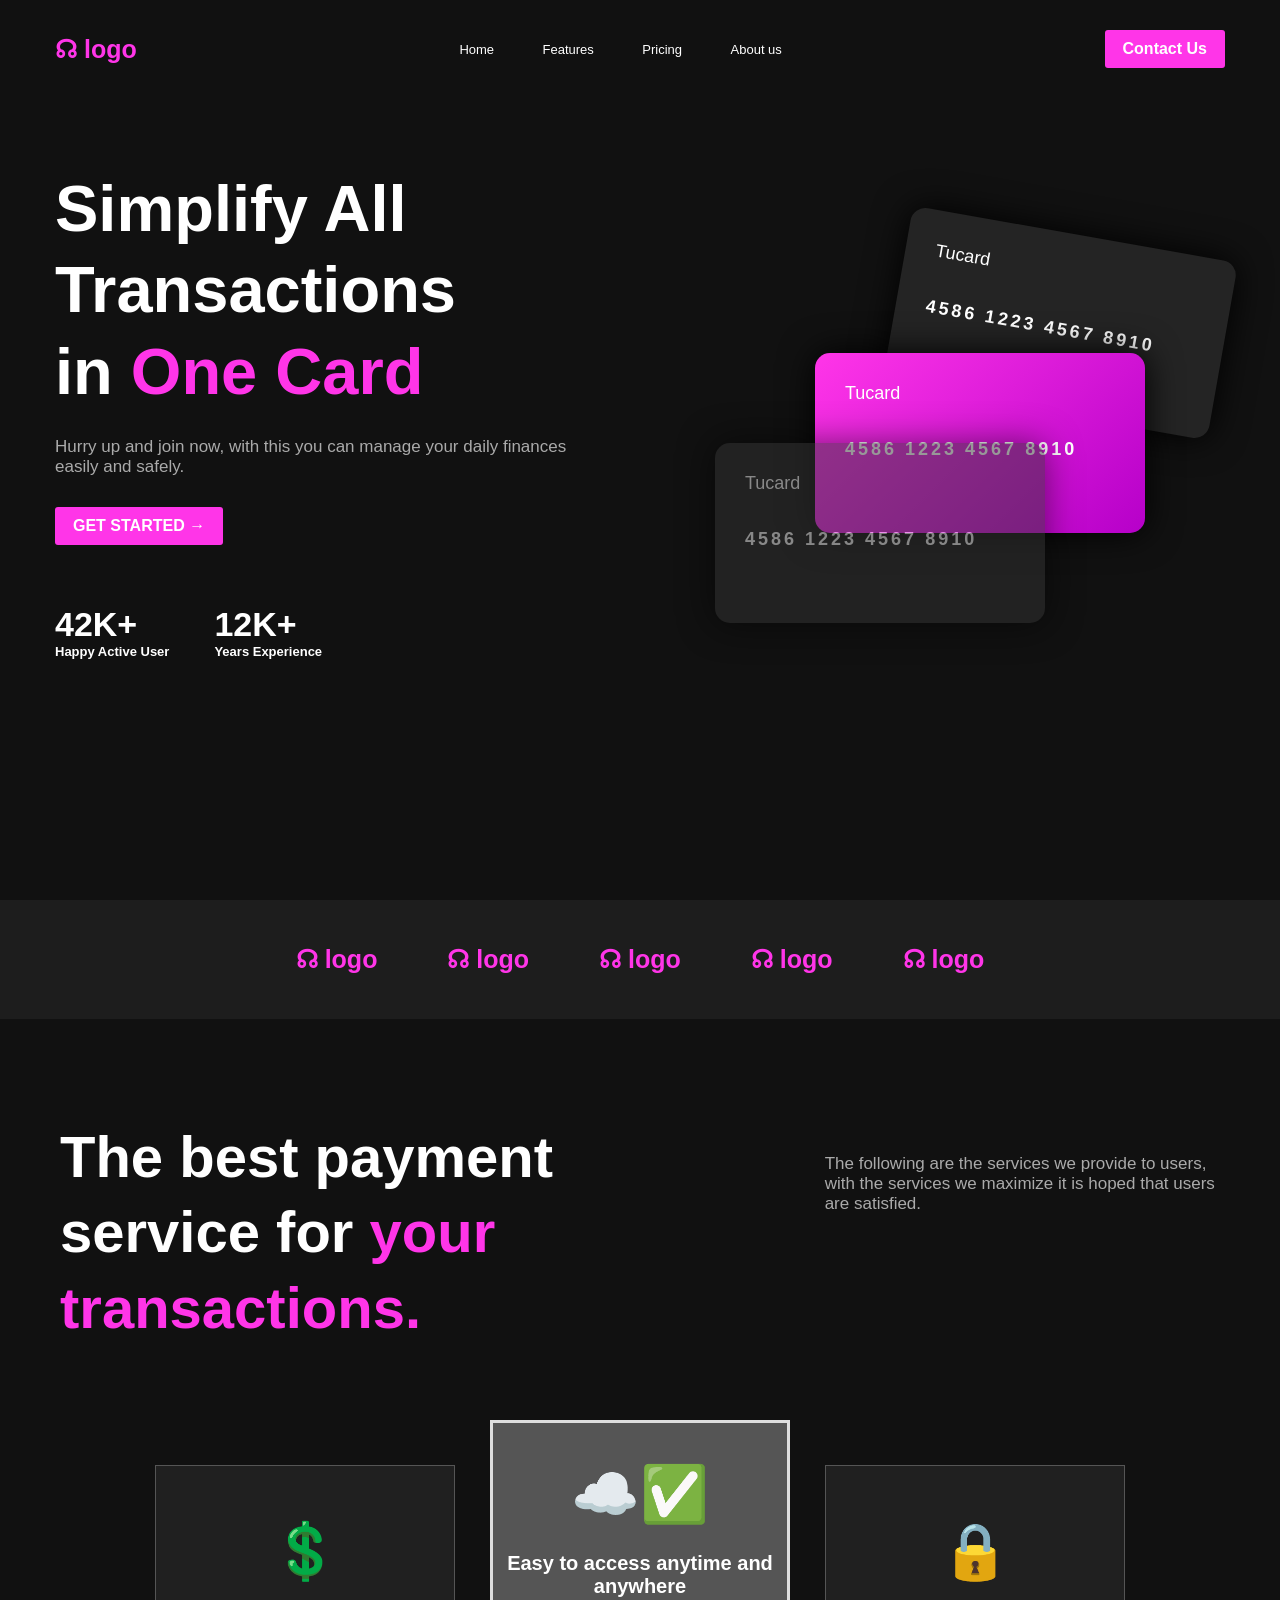
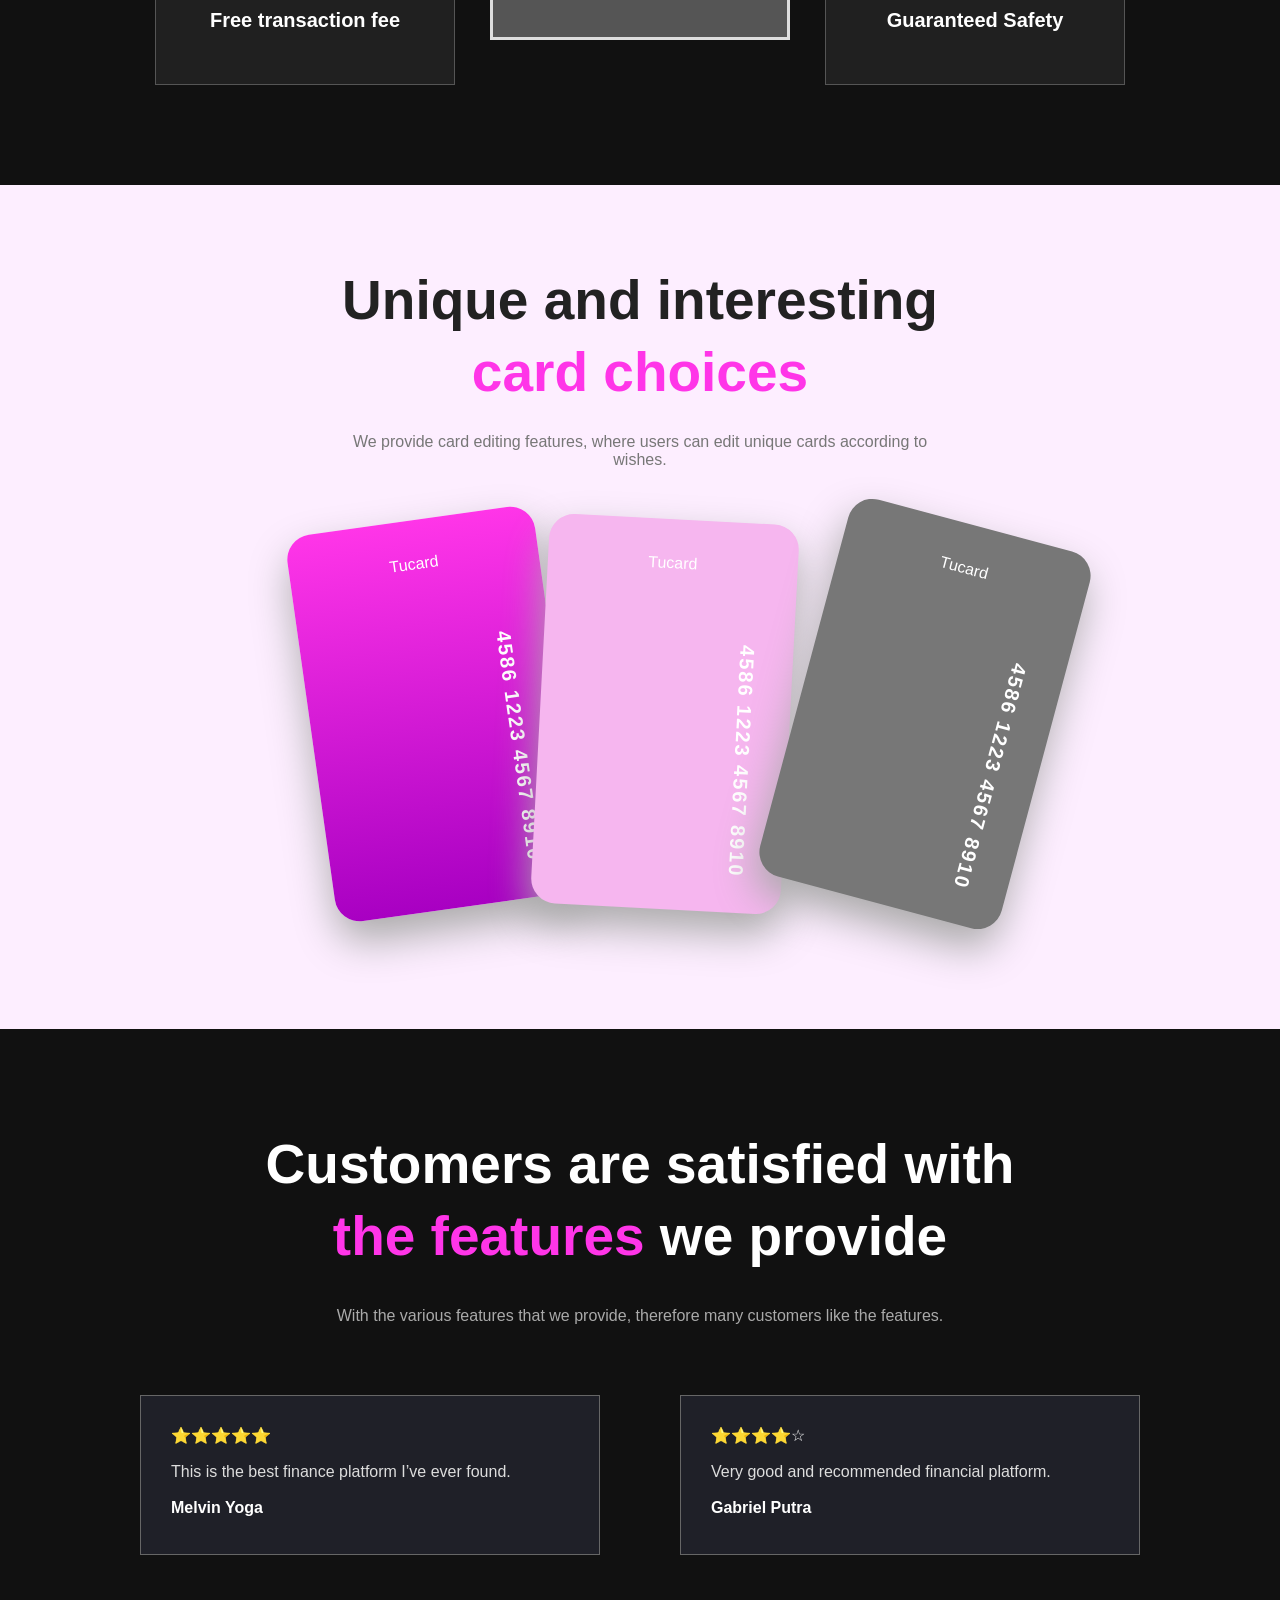
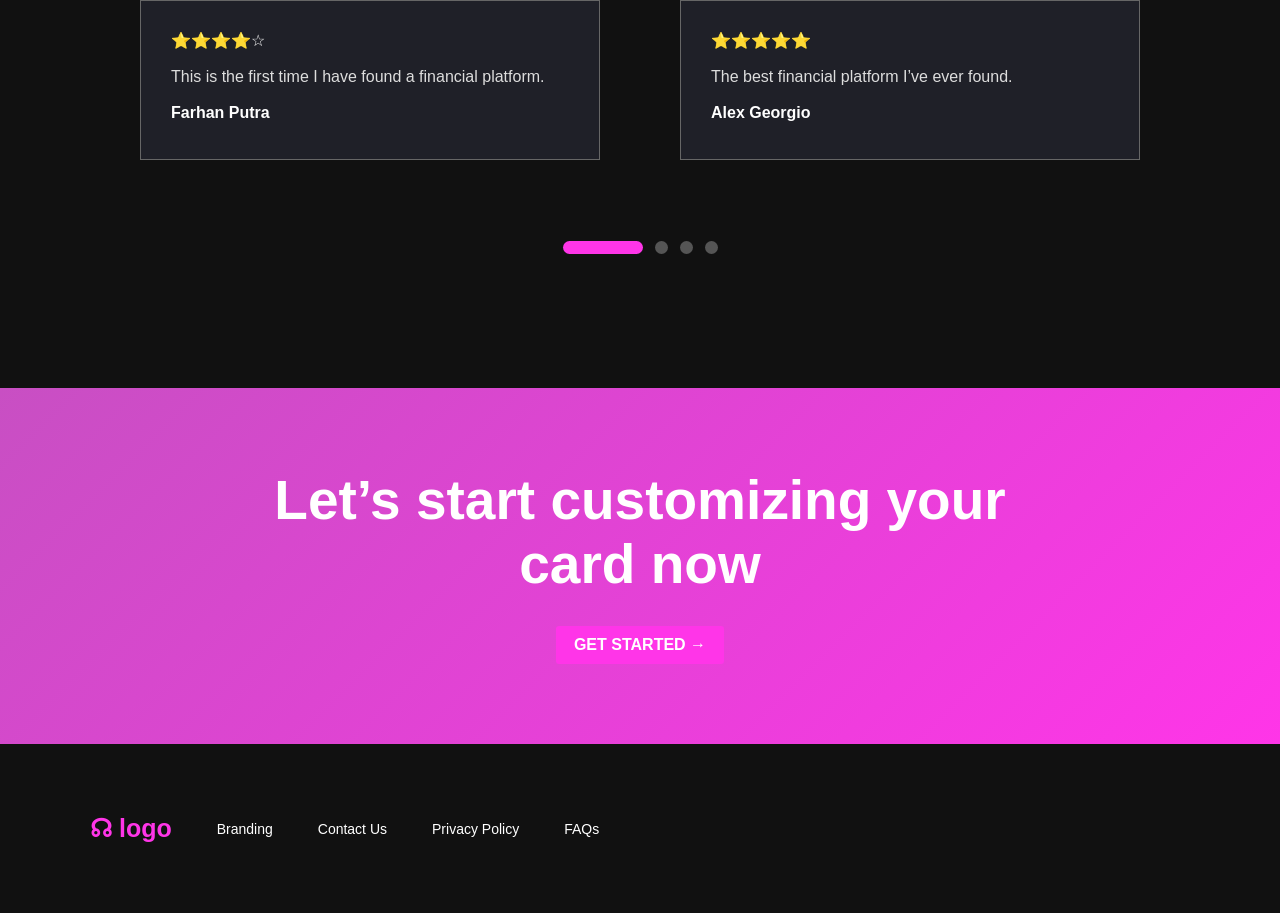
<file: 1s/html/index.html>
<!DOCTYPE html>
<html lang="en">
<head>
  <meta charset="UTF-8">
  <meta name="viewport" content="width=device-width, initial-scale=1.0">
  <title>One Card Website</title>
  <link rel="stylesheet" href="../css/style.css">
</head>
<body>

<header class="hero">
  <nav>
    <a href="loge.html" class="logo">☊ logo</a>
    <div>
      <a href="home.html">Home</a>
      <a href="features.html">Features</a>
      <a href="pricing.html">Pricing</a>
      <a href="about.html">About us</a>
    </div>
    <a href="#contact" class="btn">Contact Us</a>
  </nav>

  <section id="home" class="hero-content">
    <div>
      <h1>Simplify All Transactions <br>in <span>One Card</span></h1>
      <p>Hurry up and join now, with this you can manage your daily finances easily and safely.</p>
      <a href="#cards" class="btn big">GET STARTED →</a>

      <div class="stats">
        <h2>42K+ <small>Happy Active User</small></h2>
        <h2>12K+ <small>Years Experience</small></h2>
      </div>
    </div>

    <div class="card-box">
      <div class="card black">Tucard<br><b>4586 1223 4567 8910</b></div>
      <div class="card pink">Tucard<br><b>4586 1223 4567 8910</b></div>
      <div class="card dark">Tucard<br><b>4586 1223 4567 8910</b></div>
    </div>
  </section>
</header>

<section class="logos">
  <a href="loge.html">☊ logo</a>
  <a href="loge.html">☊ logo</a>
  <a href="loge.html">☊ logo</a>
  <a href="loge.html">☊ logo</a>
  <a href="loge.html">☊ logo</a>
  </section>

<section id="features" class="services">
  <div class="title-row">
    <h2>The best payment <br>service for <span>your transactions.</span></h2>
    <p>The following are the services we provide to users, with the services we maximize it is hoped that users are satisfied.</p>
  </div>

  <div class="service-cards">
    <a href="#" class="service-card">💲<h3>Free transaction fee</h3></a>
    <a href="#" class="service-card active">☁️✅<h3>Easy to access anytime and anywhere</h3></a>
    <a href="#" class="service-card">🔒<h3>Guaranteed Safety</h3></a>
  </div>
</section>

<section id="cards" class="choices">
  <h2>Unique and interesting <br><span>card choices</span></h2>
  <p>We provide card editing features, where users can edit unique cards according to wishes.</p>

  <div class="choice-cards">
    <a href="#" class="plastic pink-card">Tucard<br><b>4586 1223 4567 8910</b></a>
    <a href="#" class="plastic light-card">Tucard<br><b>4586 1223 4567 8910</b></a>
    <a href="#" class="plastic gray-card">Tucard<br><b>4586 1223 4567 8910</b></a>
  </div>
</section>

<section id="about" class="reviews">
  <h2>Customers are satisfied with <br><span>the features</span> we provide</h2>
  <p>With the various features that we provide, therefore many customers like the features.</p>

  <div class="review-grid">
    <a href="#" class="review">⭐⭐⭐⭐⭐<p>This is the best finance platform I’ve ever found.</p><b>Melvin Yoga</b></a>
    <a href="#" class="review">⭐⭐⭐⭐☆<p>Very good and recommended financial platform.</p><b>Gabriel Putra</b></a>
    <a href="#" class="review">⭐⭐⭐⭐☆<p>This is the first time I have found a financial platform.</p><b>Farhan Putra</b></a>
    <a href="#" class="review">⭐⭐⭐⭐⭐<p>The best financial platform I’ve ever found.</p><b>Alex Georgio</b></a>
  </div>

  <div class="dots"><span></span><i></i><i></i><i></i></div>
</section>

<section class="cta" id="pricing">
  <h2>Let’s start customizing your <br>card now</h2>
  <a href="started.html" class="btn big">GET STARTED →</a>
</section>

<footer id="contact">
  <a href="#" class="logo">☊ logo</a>
  <a href="#">Branding</a>
  <a href="#">Contact Us</a>
  <a href="#">Privacy Policy</a>
  <a href="#">FAQs</a>
</footer>

</body>
</html>
</file>
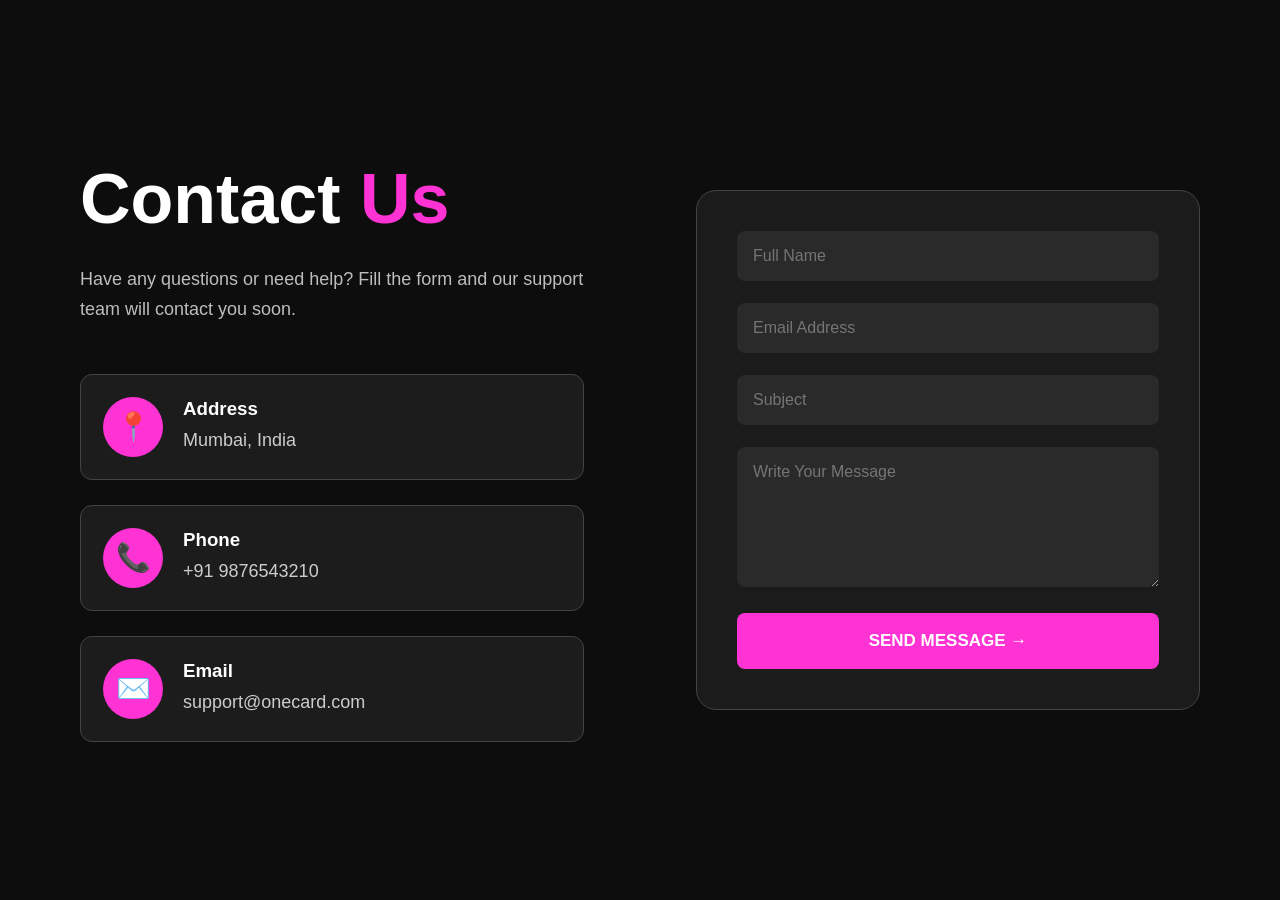
<file: 1s/html/contact.html>
<!DOCTYPE html>
<html lang="en">
<head>
    <meta charset="UTF-8">
    <meta name="viewport" content="width=device-width, initial-scale=1.0">
    <title>Contact Us</title>

    <link rel="stylesheet" href="../css/contact.css">
</head>
<body>

<section class="contact-section">

    <!-- LEFT SIDE -->

    <div class="contact-left">

        <h1>
            Contact <span>Us</span>
        </h1>

        <p>
            Have any questions or need help?
            Fill the form and our support team
            will contact you soon.
        </p>

        <!-- CONTACT BOX -->

        <div class="info-box">

            <div class="info-card">
                <div class="icon">📍</div>

                <div>
                    <h3>Address</h3>
                    <p>Mumbai, India</p>
                </div>
            </div>

            <div class="info-card">
                <div class="icon">📞</div>

                <div>
                    <h3>Phone</h3>
                    <p>+91 9876543210</p>
                </div>
            </div>

            <div class="info-card">
                <div class="icon">✉️</div>

                <div>
                    <h3>Email</h3>
                    <p>support@onecard.com</p>
                </div>
            </div>

        </div>

    </div>

    <!-- RIGHT SIDE -->

    <div class="contact-right">

        <form>

            <input type="text" placeholder="Full Name" required>

            <input type="email" placeholder="Email Address" required>

            <input type="text" placeholder="Subject">

            <textarea rows="6" placeholder="Write Your Message"></textarea>

            <button type="submit">
                SEND MESSAGE →
            </button>

        </form>

    </div>

</section>

</body>
</html>
</file>
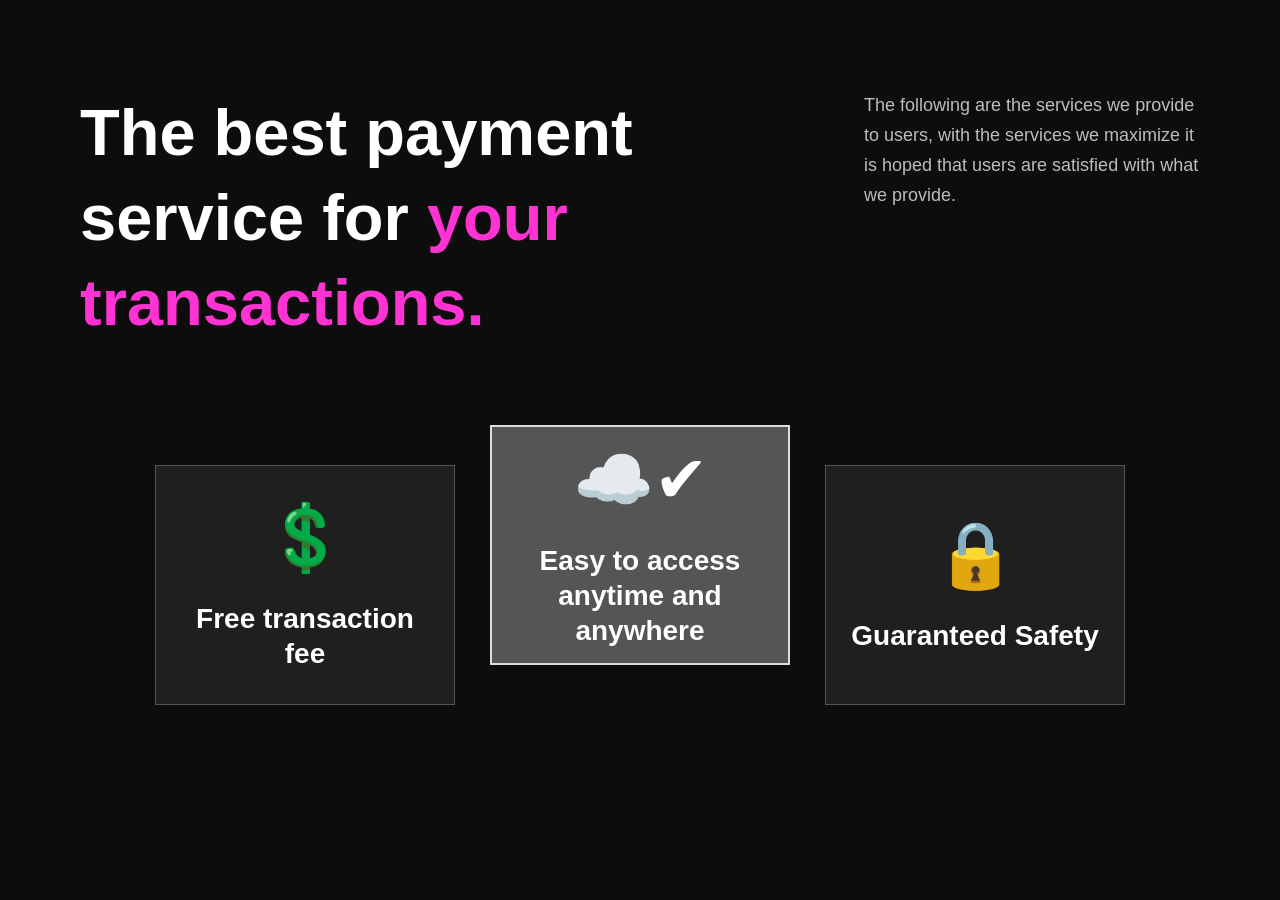
<file: 1s/html/features.html>
<!DOCTYPE html>
<html lang="en">
<head>
    <meta charset="UTF-8">
    <meta name="viewport" content="width=device-width, initial-scale=1.0">
    <title>Features</title>

    <link rel="stylesheet" href="../css/features.css">
</head>
<body>

<section class="features-section">

    <!-- TOP TEXT -->

    <div class="top-area">

        <div class="left-text">
            <h1>
                The best payment
                <br>
                service for <span>your
                transactions.</span>
            </h1>
        </div>

        <div class="right-text">
            <p>
                The following are the services we provide
                to users, with the services we maximize
                it is hoped that users are satisfied
                with what we provide.
            </p>
        </div>

    </div>

    <!-- FEATURE CARDS -->

    <div class="feature-boxes">

        <!-- CARD 1 -->

        <a href="#" class="feature-card">

            <div class="icon">
                💲
            </div>

            <h2>
                Free transaction fee
            </h2>

        </a>

        <!-- CARD 2 -->

        <a href="#" class="feature-card active-card">

            <div class="icon">
                ☁️✔
            </div>

            <h2>
                Easy to access
                anytime and anywhere
            </h2>

        </a>

        <!-- CARD 3 -->

        <a href="#" class="feature-card">

            <div class="icon">
                🔒
            </div>

            <h2>
                Guaranteed Safety
            </h2>

        </a>

    </div>

</section>

</body>
</html>
</file>
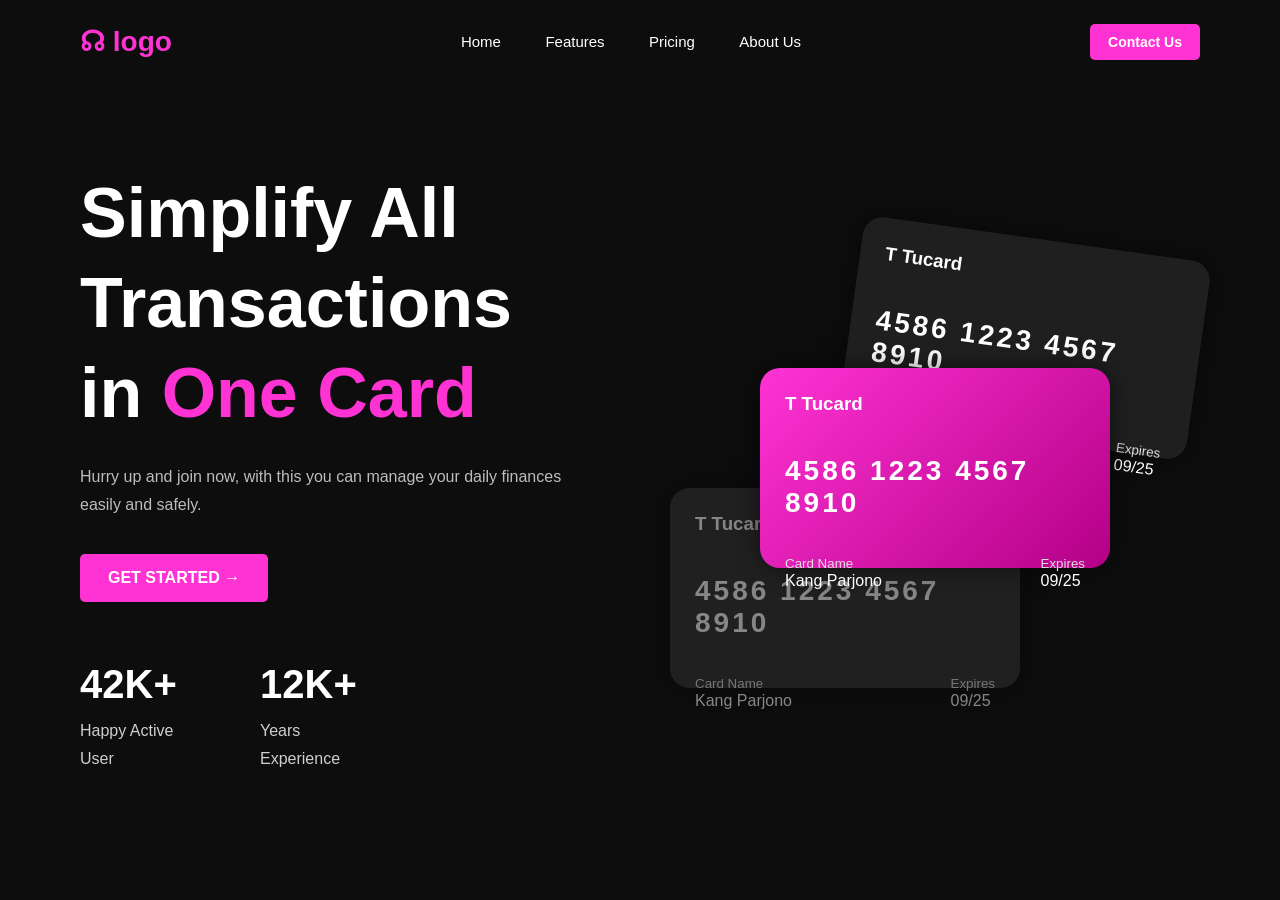
<file: 1s/html/home.html>
<!DOCTYPE html>
<html lang="en">
<head>
    <meta charset="UTF-8">
    <meta name="viewport" content="width=device-width, initial-scale=1.0">
    <title>Home</title>

    <link rel="stylesheet" href="../css/home.css">
</head>
<body>

<!-- ================= NAVBAR ================= -->

<header class="navbar">

    <div class="logo">
        <a href="#">☊ logo</a>
    </div>

    <nav>
        <a href="#">Home</a>
        <a href="#">Features</a>
        <a href="#">Pricing</a>
        <a href="#">About Us</a>
    </nav>

    <div class="nav-btn">
        <a href="#">Contact Us</a>
    </div>

</header>

<!-- ================= HERO SECTION ================= -->

<section class="hero">

    <!-- LEFT TEXT -->

    <div class="hero-text">

        <h1>
            Simplify All Transactions
            <br>
            in <span>One Card</span>
        </h1>

        <p>
            Hurry up and join now, with this you can manage
            your daily finances easily and safely.
        </p>

        <a href="#" class="start-btn">
            GET STARTED →
        </a>

        <!-- STATS -->

        <div class="stats">

            <div class="stat-box">
                <h2>42K+</h2>
                <p>Happy Active User</p>
            </div>

            <div class="stat-box">
                <h2>12K+</h2>
                <p>Years Experience</p>
            </div>

        </div>

    </div>

    <!-- RIGHT CARD SECTION -->

    <div class="hero-image">

        <div class="card card1">
            <h3>T Tucard</h3>

            <h2>4586 1223 4567 8910</h2>

            <div class="card-bottom">
                <div>
                    <small>Card Name</small>
                    <p>Kang Parjono</p>
                </div>

                <div>
                    <small>Expires</small>
                    <p>09/25</p>
                </div>
            </div>
        </div>


        <div class="card card2">
            <h3>T Tucard</h3>

            <h2>4586 1223 4567 8910</h2>

            <div class="card-bottom">
                <div>
                    <small>Card Name</small>
                    <p>Kang Parjono</p>
                </div>

                <div>
                    <small>Expires</small>
                    <p>09/25</p>
                </div>
            </div>
        </div>


        <div class="card card3">
            <h3>T Tucard</h3>

            <h2>4586 1223 4567 8910</h2>

            <div class="card-bottom">
                <div>
                    <small>Card Name</small>
                    <p>Kang Parjono</p>
                </div>

                <div>
                    <small>Expires</small>
                    <p>09/25</p>
                </div>
            </div>
        </div>

    </div>

</section>

</body>
</html>
</file>
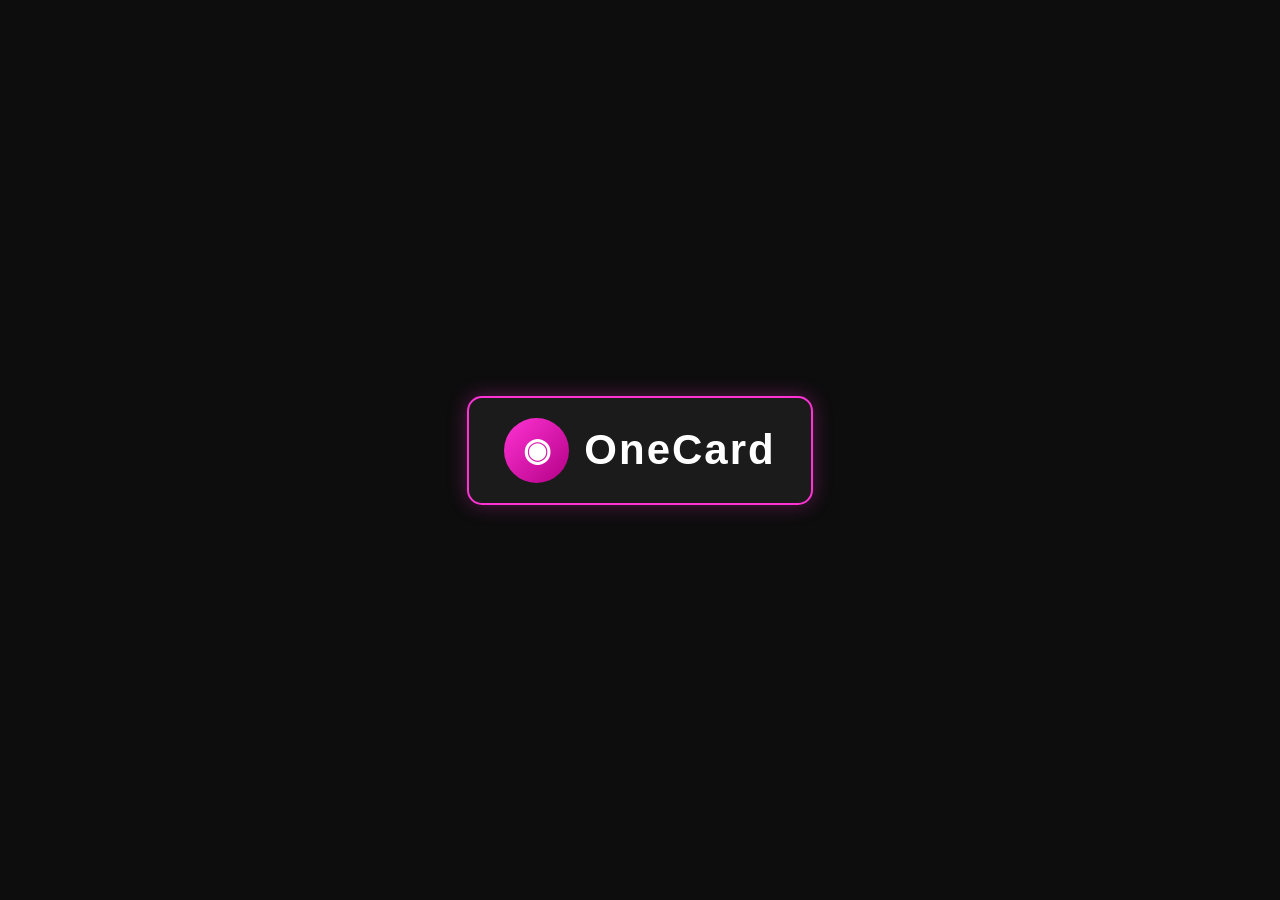
<file: 1s/html/loge.html>
<!DOCTYPE html>
<html lang="en">
<head>
  <meta charset="UTF-8">
  <meta name="viewport" content="width=device-width, initial-scale=1.0">
  <title>Logo</title>

  <link rel="stylesheet" href="../css/loge.css">
</head>
<body>

<div class="logo-container">

    <a href="#" class="main-logo">
        <span class="icon">◉</span>
        <span class="text">OneCard</span>
    </a>

</div>

</body>
</html>
</file>
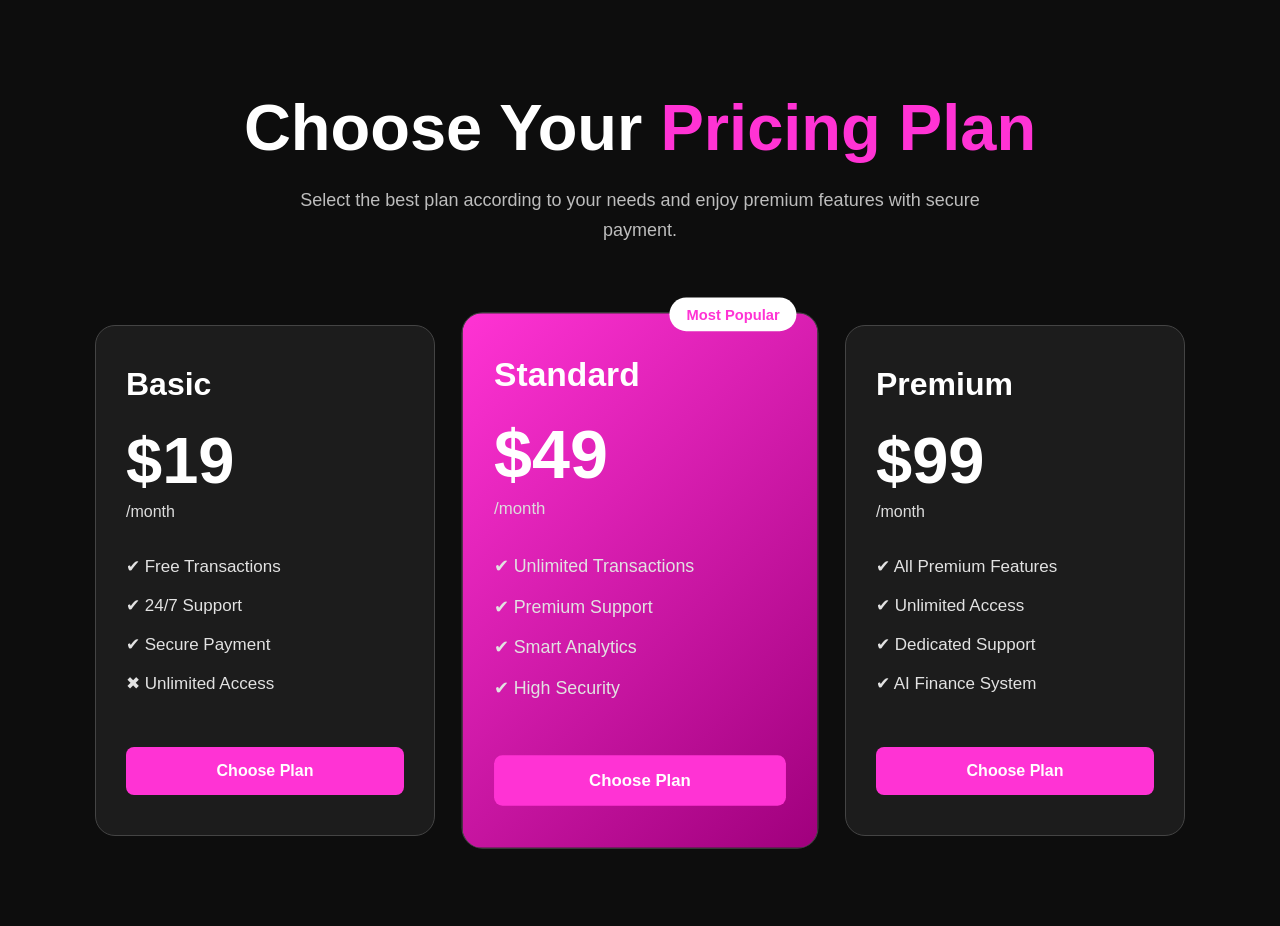
<file: 1s/html/pricing.html>
<!DOCTYPE html>
<html lang="en">
<head>
    <meta charset="UTF-8">
    <meta name="viewport" content="width=device-width, initial-scale=1.0">
    <title>Pricing</title>

    <link rel="stylesheet" href="../css/pricing.css">
</head>
<body>

<section class="pricing-section">

    <!-- TITLE -->

    <div class="pricing-title">

        <h1>
            Choose Your <span>Pricing Plan</span>
        </h1>

        <p>
            Select the best plan according to your needs
            and enjoy premium features with secure payment.
        </p>

    </div>

    <!-- PRICING CARDS -->

    <div class="pricing-container">

        <!-- BASIC -->

        <a href="princing.html" class="pricing-card">

            <h2>Basic</h2>

            <h1>$19</h1>

            <p class="month">/month</p>

            <ul>
                <li>✔ Free Transactions</li>
                <li>✔ 24/7 Support</li>
                <li>✔ Secure Payment</li>
                <li>✖ Unlimited Access</li>
            </ul>

            <button>Choose Plan</button>

        </a>

        <!-- STANDARD -->

        <a href="#" class="pricing-card active-card">

            <div class="popular">
                Most Popular
            </div>

            <h2>Standard</h2>

            <h1>$49</h1>

            <p class="month">/month</p>

            <ul>
                <li>✔ Unlimited Transactions</li>
                <li>✔ Premium Support</li>
                <li>✔ Smart Analytics</li>
                <li>✔ High Security</li>
            </ul>

            <button>Choose Plan</button>

        </a>

        <!-- PREMIUM -->

        <a href="#" class="pricing-card">

            <h2>Premium</h2>

            <h1>$99</h1>

            <p class="month">/month</p>

            <ul>
                <li>✔ All Premium Features</li>
                <li>✔ Unlimited Access</li>
                <li>✔ Dedicated Support</li>
                <li>✔ AI Finance System</li>
            </ul>

            <button>Choose Plan</button>

        </a>

    </div>

</section>

</body>
</html>
</file>
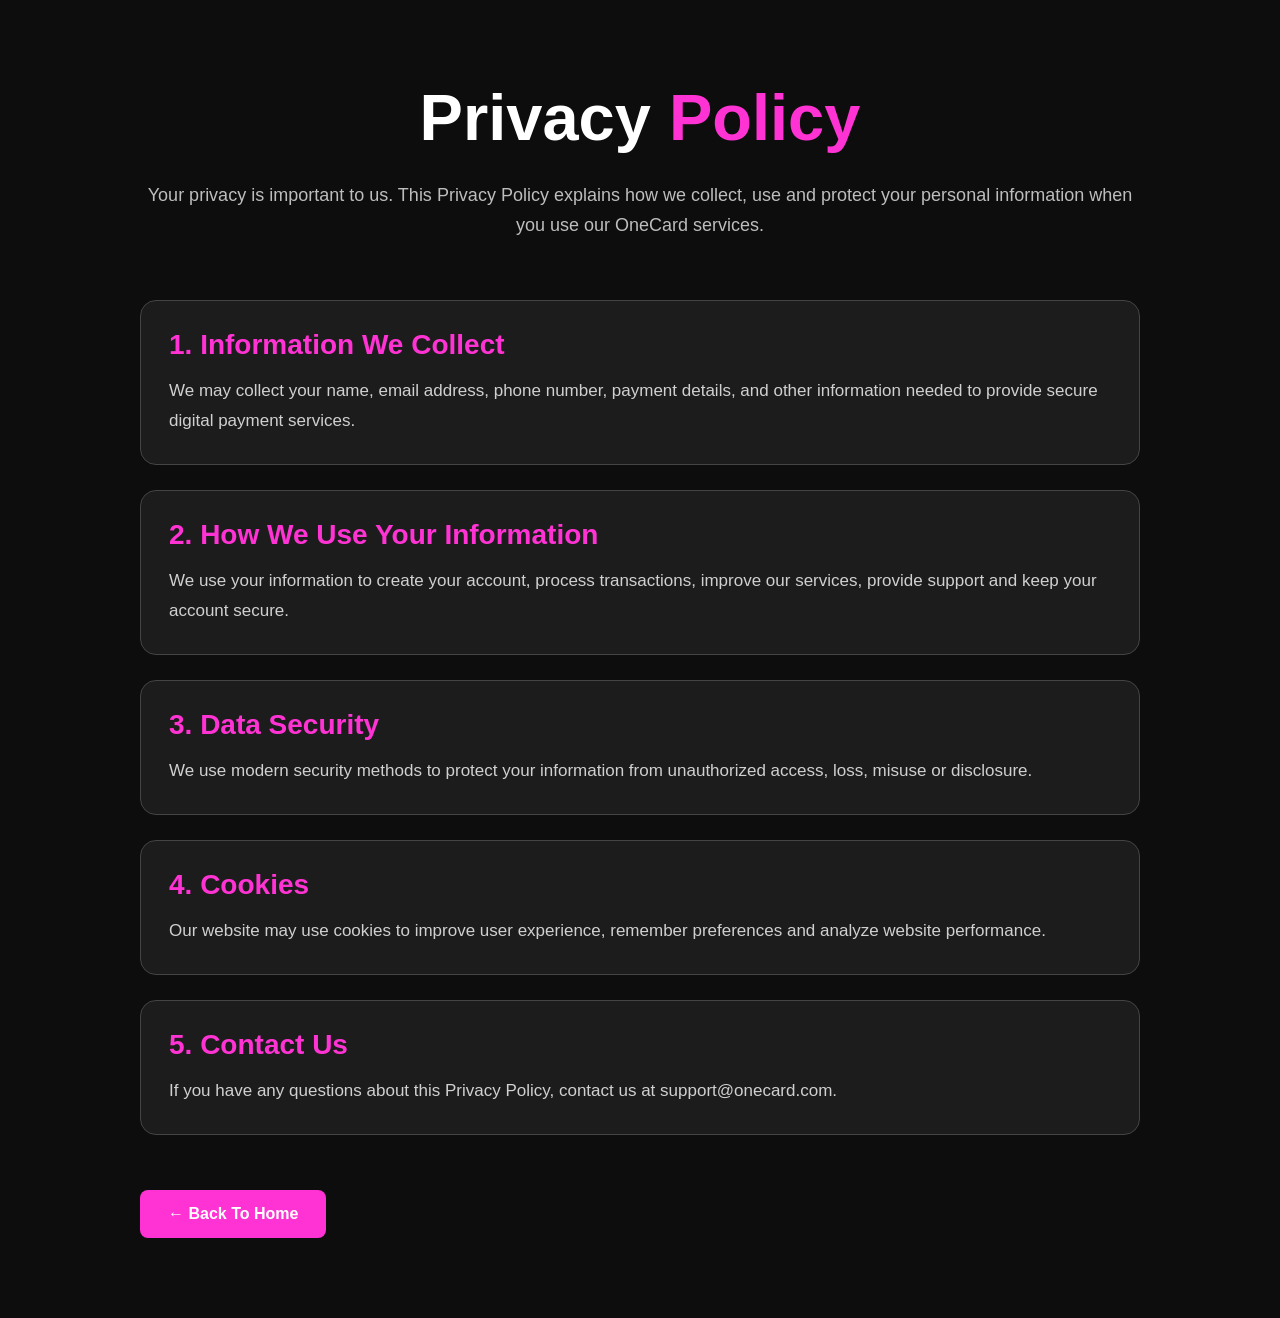
<file: 1s/html/privacy.html>
<!DOCTYPE html>
<html lang="en">
<head>
    <meta charset="UTF-8">
    <meta name="viewport" content="width=device-width, initial-scale=1.0">
    <title>Privacy Policy</title>

    <link rel="stylesheet" href="../css/privacy.css">
</head>
<body>

<section class="privacy-section">

    <div class="privacy-box">

        <h1>Privacy <span>Policy</span></h1>

        <p class="intro">
            Your privacy is important to us. This Privacy Policy explains how we collect,
            use and protect your personal information when you use our OneCard services.
        </p>

        <div class="policy-card">
            <h2>1. Information We Collect</h2>
            <p>
                We may collect your name, email address, phone number, payment details,
                and other information needed to provide secure digital payment services.
            </p>
        </div>

        <div class="policy-card">
            <h2>2. How We Use Your Information</h2>
            <p>
                We use your information to create your account, process transactions,
                improve our services, provide support and keep your account secure.
            </p>
        </div>

        <div class="policy-card">
            <h2>3. Data Security</h2>
            <p>
                We use modern security methods to protect your information from
                unauthorized access, loss, misuse or disclosure.
            </p>
        </div>

        <div class="policy-card">
            <h2>4. Cookies</h2>
            <p>
                Our website may use cookies to improve user experience, remember preferences
                and analyze website performance.
            </p>
        </div>

        <div class="policy-card">
            <h2>5. Contact Us</h2>
            <p>
                If you have any questions about this Privacy Policy, contact us at
                support@onecard.com.
            </p>
        </div>

        <a href="home.html" class="back-btn">← Back To Home</a>

    </div>

</section>

</body>
</html>
</file>
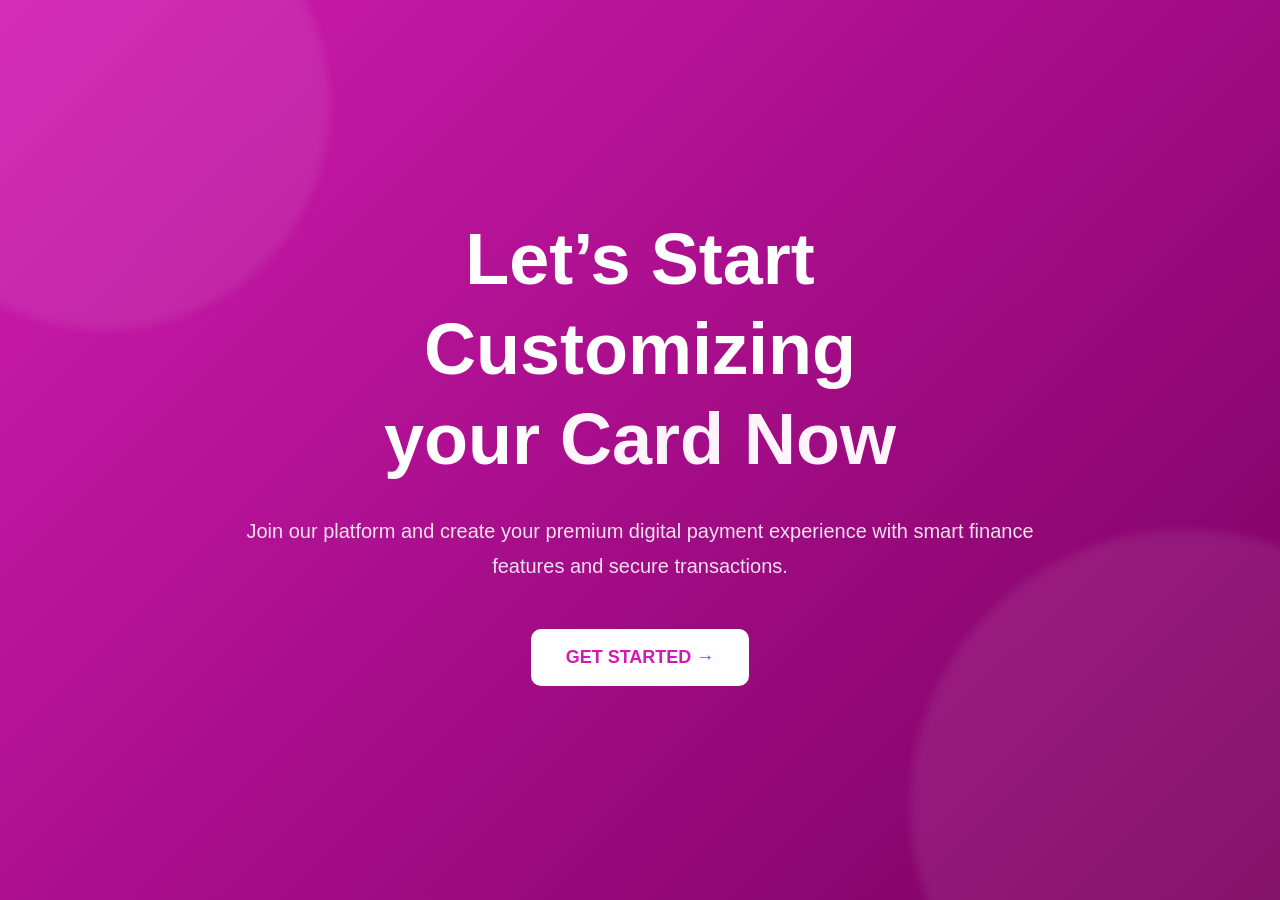
<file: 1s/html/started.html>
<!DOCTYPE html>
<html lang="en">
<head>
  <meta charset="UTF-8">
  <meta name="viewport" content="width=device-width, initial-scale=1.0">
  <title>Get Started</title>

  <link rel="stylesheet" href="../css/started.css">
</head>
<body>

<section class="started-section">

    <!-- BACKGROUND SHAPE -->

    <div class="bg-circle circle1"></div>
    <div class="bg-circle circle2"></div>

    <!-- CONTENT -->

    <div class="started-content">

        <h1>
            Let’s Start Customizing
            <br>
            your <span>Card Now</span>
        </h1>

        <p>
            Join our platform and create your premium
            digital payment experience with smart
            finance features and secure transactions.
        </p>

        <a href="started.html" class="start-btn">
            GET STARTED →
        </a>

    </div>

</section>

</body>
</html>
</file>
<file: 1s/css/style.css>
*{
  margin:0;
  padding:0;
  box-sizing:border-box;
  font-family:Arial, sans-serif;
}

body{
  background:#111;
  color:white;
}

a{
  color:white;
  text-decoration:none;
  transition:.3s;
}

a:hover{
  color:#ff35e8;
  transform:scale(1.05);
}

span{
  color:#ff35e8;
}

.hero{
  min-height:100vh;
  background:#111;
  padding:30px 55px;
}

nav{
  display:flex;
  justify-content:space-between;
  align-items:center;
}

.logo{
  color:#ff35e8;
  font-size:25px;
  font-weight:bold;
}

nav div a{
  margin:0 22px;
  font-size:13px;
}

.btn{
  background:#ff35e8;
  padding:10px 18px;
  border-radius:3px;
  font-weight:bold;
  display:inline-block;
}

.big{
  margin-top:30px;
}

.hero-content{
  display:flex;
  justify-content:space-between;
  align-items:center;
  margin-top:100px;
}

.hero h1{
  font-size:65px;
  line-height:1.25;
}

.hero p{
  color:#aaa;
  margin-top:25px;
  width:520px;
  font-size:17px;
}

.stats{
  display:flex;
  gap:45px;
  margin-top:60px;
}

.stats h2{
  font-size:34px;
}

.stats small{
  display:block;
  font-size:13px;
  color:white;
}

.card-box{
  width:520px;
  height:360px;
  position:relative;
}

.card{
  position:absolute;
  width:330px;
  height:180px;
  border-radius:15px;
  padding:30px;
  box-shadow:0 0 35px #000;
  font-size:18px;
}

.card b{
  display:block;
  margin-top:35px;
  letter-spacing:3px;
}

.black{
  background:#242424;
  right:0;
  top:0;
  transform:rotate(10deg);
}

.pink{
  background:linear-gradient(135deg,#ff35e8,#b600c9);
  right:80px;
  top:120px;
}

.dark{
  background:#333;
  right:180px;
  top:210px;
  opacity:.5;
}

.logos{
  background:#1d1d1d;
  display:flex;
  justify-content:center;
  gap:70px;
  padding:45px;
}

.logos a{
  color:#ff35e8;
  font-size:25px;
  font-weight:bold;
}

.services{
  padding:100px 60px;
  min-height:720px;
}

.title-row{
  display:flex;
  justify-content:space-between;
  align-items:flex-start;
}

.title-row h2{
  font-size:58px;
  line-height:1.3;
}

.title-row p{
  width:420px;
  color:#aaa;
  font-size:17px;
  margin-top:35px;
}

.service-cards{
  display:flex;
  justify-content:center;
  gap:35px;
  margin-top:120px;
}

.service-card{
  background:#202020;
  width:300px;
  height:220px;
  border:1px solid #555;
  display:flex;
  flex-direction:column;
  justify-content:center;
  align-items:center;
  font-size:55px;
}

.service-card h3{
  font-size:20px;
  margin-top:25px;
  text-align:center;
}

.service-card.active{
  background:#555;
  transform:translateY(-45px);
  border:3px solid #ddd;
}

.choices{
  background:#fdeeff;
  color:#222;
  text-align:center;
  padding:80px 40px 130px;
}

.choices h2{
  font-size:55px;
  line-height:1.3;
}

.choices p{
  color:#777;
  margin:25px auto;
  max-width:620px;
}

.choice-cards{
  margin-top:50px;
  height:380px;
  position:relative;
}

.plastic{
  position:absolute;
  width:250px;
  height:390px;
  border-radius:25px;
  padding:35px;
  color:white;
  left:50%;
  top:0;
  box-shadow:0 20px 40px #aaa;
  display:flex;
  flex-direction:column;
  justify-content:space-between;
}

.pink-card{
  background:linear-gradient(#ff35e8,#a800c2);
  transform:translateX(-330px) rotate(-8deg);
}

.light-card{
  background:#f6b6ef;
  transform:translateX(-100px) rotate(3deg);
}

.gray-card{
  background:#777;
  transform:translateX(160px) rotate(15deg);
}

.plastic b{
  writing-mode:vertical-rl;
  font-size:20px;
  letter-spacing:2px;
}

.reviews{
  padding:100px 90px;
  text-align:center;
}

.reviews h2{
  font-size:55px;
  line-height:1.3;
}

.reviews > p{
  color:#aaa;
  margin:35px 0 70px;
}

.review-grid{
  display:grid;
  grid-template-columns:repeat(2,1fr);
  gap:45px 80px;
  max-width:1000px;
  margin:auto;
}

.review{
  background:#1f2028;
  border:1px solid #666;
  padding:30px;
  text-align:left;
  min-height:160px;
}

.review p{
  color:#ddd;
  margin:18px 0;
}

.dots{
  margin-top:80px;
}

.dots span{
  display:inline-block;
  width:80px;
  height:13px;
  background:#ff35e8;
  border-radius:20px;
}

.dots i{
  display:inline-block;
  width:13px;
  height:13px;
  background:#555;
  border-radius:50%;
  margin-left:12px;
}

.cta{
  margin-top:30px;
  text-align:center;
  padding:80px 20px;
  background:linear-gradient(135deg,#c84fc3,#ff35e8);
  position:relative;
}

.cta h2{
  font-size:55px;
}

footer{
  display:flex;
  align-items:center;
  gap:45px;
  padding:70px 90px;
  background:#111;
}

footer a{
  font-size:14px;
}

@media(max-width:900px){
  .hero-content,
  .title-row{
    flex-direction:column;
  }

  .hero h1,
  .title-row h2,
  .choices h2,
  .reviews h2,
  .cta h2{
    font-size:38px;
  }

  .hero p,
  .title-row p{
    width:100%;
  }

  .card-box{
    margin-top:60px;
    transform:scale(.8);
  }

  .service-cards,
  .logos{
    flex-direction:column;
    align-items:center;
  }

  .review-grid{
    grid-template-columns:1fr;
  }

  footer{
    flex-wrap:wrap;
  }
}
</file>
<file: 1s/css/contact.css>
*{
    margin:0;
    padding:0;
    box-sizing:border-box;
    font-family:Arial, sans-serif;
}

body{
    background:#0d0d0d;
    color:white;
}

/* ================= SECTION ================= */

.contact-section{
    width:100%;
    min-height:100vh;

    display:flex;
    justify-content:space-between;
    align-items:center;

    padding:80px;
}

/* ================= LEFT ================= */

.contact-left{
    width:45%;
}

.contact-left h1{
    font-size:70px;
    margin-bottom:25px;
}

.contact-left span{
    color:#ff33d4;
}

.contact-left p{
    color:#bdbdbd;
    line-height:30px;
    font-size:18px;

    margin-bottom:50px;
}

/* INFO BOX */

.info-box{
    display:flex;
    flex-direction:column;
    gap:25px;
}

/* CARD */

.info-card{
    background:#1c1c1c;

    border:1px solid #444;

    padding:22px;

    border-radius:12px;

    display:flex;
    align-items:center;

    gap:20px;

    transition:0.4s;
}

.info-card:hover{
    transform:translateX(10px);

    border-color:#ff33d4;

    box-shadow:0 0 20px rgba(255,51,212,0.4);
}

/* ICON */

.icon{
    width:60px;
    height:60px;

    background:#ff33d4;

    border-radius:50%;

    display:flex;
    justify-content:center;
    align-items:center;

    font-size:28px;
}

/* TEXT */

.info-card h3{
    margin-bottom:5px;
}

.info-card p{
    margin:0;
    color:#ccc;
}

/* ================= RIGHT ================= */

.contact-right{
    width:45%;
}

/* FORM */

form{
    background:#1b1b1b;

    padding:40px;

    border-radius:20px;

    border:1px solid #444;
}

/* INPUT */

form input,
form textarea{
    width:100%;

    padding:16px;

    margin-bottom:22px;

    border:none;

    outline:none;

    background:#2a2a2a;

    color:white;

    border-radius:8px;

    font-size:16px;
}

/* BUTTON */

form button{
    width:100%;

    padding:18px;

    background:#ff33d4;

    color:white;

    border:none;

    border-radius:8px;

    font-size:17px;

    font-weight:bold;

    cursor:pointer;

    transition:0.3s;
}

form button:hover{
    background:white;
    color:#ff33d4;
}

/* ================= RESPONSIVE ================= */

@media(max-width:1000px){

    .contact-section{
        flex-direction:column;

        gap:60px;

        padding:40px;
    }

    .contact-left,
    .contact-right{
        width:100%;
    }

    .contact-left h1{
        font-size:50px;
    }

}
</file>
<file: 1s/css/features.css>
*{
    margin:0;
    padding:0;
    box-sizing:border-box;
    font-family:Arial, sans-serif;
}

body{
    background:#0d0d0d;
    color:white;
}

/* ================= SECTION ================= */

.features-section{
    width:100%;
    min-height:100vh;

    padding:90px 80px;
}

/* ================= TOP AREA ================= */

.top-area{
    display:flex;
    justify-content:space-between;
    align-items:flex-start;
}

/* LEFT TEXT */

.left-text{
    width:55%;
}

.left-text h1{
    font-size:65px;
    line-height:85px;
}

.left-text span{
    color:#ff33d4;
}

/* RIGHT TEXT */

.right-text{
    width:30%;
}

.right-text p{
    color:#bdbdbd;
    line-height:30px;
    font-size:18px;
}

/* ================= FEATURE BOX ================= */

.feature-boxes{
    width:100%;

    margin-top:120px;

    display:flex;
    justify-content:center;
    align-items:center;

    gap:35px;
}

/* CARD */

.feature-card{
    width:300px;
    height:240px;

    background:#1f1f1f;

    border:1px solid #555;

    text-decoration:none;

    color:white;

    display:flex;
    flex-direction:column;
    justify-content:center;
    align-items:center;

    padding:20px;

    transition:0.4s;
}

/* HOVER */

.feature-card:hover{
    transform:translateY(-15px);
    border-color:#ff33d4;

    box-shadow:0 0 25px rgba(255,51,212,0.4);
}

/* ACTIVE CARD */

.active-card{
    background:#555;

    transform:translateY(-40px);

    border:2px solid #ddd;
}

/* ICON */

.icon{
    font-size:65px;
    margin-bottom:25px;
}

/* TEXT */

.feature-card h2{
    text-align:center;
    line-height:35px;
    font-size:28px;
}

/* ================= RESPONSIVE ================= */

@media(max-width:1000px){

    .top-area{
        flex-direction:column;
    }

    .left-text{
        width:100%;
    }

    .right-text{
        width:100%;
        margin-top:30px;
    }

    .feature-boxes{
        flex-direction:column;
    }

    .left-text h1{
        font-size:45px;
        line-height:60px;
    }

    .feature-card{
        width:100%;
        max-width:350px;
    }

}
</file>
<file: 1s/css/home.css>
*{
    margin:0;
    padding:0;
    box-sizing:border-box;
    font-family:Arial, sans-serif;
}

body{
    background:#0d0d0d;
    color:white;
}

/* ================= NAVBAR ================= */

.navbar{
    width:100%;
    padding:25px 80px;

    display:flex;
    justify-content:space-between;
    align-items:center;
}

.logo a{
    color:#ff33d4;
    font-size:28px;
    text-decoration:none;
    font-weight:bold;
}

nav a{
    margin:0 20px;
    text-decoration:none;
    color:white;
    font-size:15px;
    transition:0.3s;
}

nav a:hover{
    color:#ff33d4;
}

.nav-btn a{
    background:#ff33d4;
    padding:10px 18px;
    border-radius:5px;
    text-decoration:none;
    color:white;
    font-size:14px;
    font-weight:bold;
    transition:0.3s;
}

.nav-btn a:hover{
    background:white;
    color:#ff33d4;
}

/* ================= HERO SECTION ================= */

.hero{
    width:100%;
    min-height:90vh;

    display:flex;
    justify-content:space-between;
    align-items:center;

    padding:50px 80px;
}

/* LEFT */

.hero-text{
    width:50%;
}

.hero-text h1{
    font-size:70px;
    line-height:90px;
    margin-bottom:25px;
}

.hero-text span{
    color:#ff33d4;
}

.hero-text p{
    width:500px;
    color:#bdbdbd;
    line-height:28px;
    margin-bottom:35px;
}

.start-btn{
    display:inline-block;

    background:#ff33d4;
    color:white;

    padding:15px 28px;

    text-decoration:none;
    font-weight:bold;

    border-radius:5px;

    transition:0.3s;
}

.start-btn:hover{
    background:white;
    color:#ff33d4;
}

/* STATS */

.stats{
    display:flex;
    gap:60px;
    margin-top:60px;
}

.stat-box h2{
    font-size:40px;
    color:white;
}

.stat-box p{
    width:120px;
    color:#cfcfcf;
    margin-top:10px;
}

/* RIGHT */

.hero-image{
    width:50%;
    position:relative;
    height:500px;
}

/* CARD */

.card{
    width:350px;
    height:200px;

    border-radius:20px;

    padding:25px;

    position:absolute;

    box-shadow:0 0 25px rgba(0,0,0,0.5);

    transition:0.4s;
}

.card:hover{
    transform:scale(1.05);
}

.card h2{
    margin-top:40px;
    letter-spacing:3px;
    font-size:28px;
}

.card-bottom{
    margin-top:35px;

    display:flex;
    justify-content:space-between;
}

.card small{
    color:#ddd;
}

/* CARD COLORS */

.card1{
    background:#1f1f1f;
    right:0;
    top:0;

    transform:rotate(8deg);
}

.card2{
    background:linear-gradient(135deg,#ff33d4,#b30086);

    right:90px;
    top:130px;

    z-index:2;
}

.card3{
    background:#333;

    right:180px;
    top:250px;

    opacity:0.5;
}

/* ================= RESPONSIVE ================= */

@media(max-width:1000px){

    .hero{
        flex-direction:column;
    }

    .hero-text{
        width:100%;
    }

    .hero-image{
        width:100%;
        margin-top:80px;
    }

    .hero-text h1{
        font-size:50px;
        line-height:65px;
    }

    .hero-text p{
        width:100%;
    }

    .navbar{
        flex-direction:column;
        gap:20px;
    }

    nav{
        text-align:center;
    }

}
</file>
<file: 1s/css/loge.css>
*{
    margin:0;
    padding:0;
    box-sizing:border-box;
    font-family:Arial, sans-serif;
}

body{
    background:#0d0d0d;

    display:flex;
    justify-content:center;
    align-items:center;

    height:100vh;
}

/* LOGO CONTAINER */

.logo-container{
    text-align:center;
}

/* MAIN LOGO */

.main-logo{
    text-decoration:none;

    display:flex;
    align-items:center;
    gap:15px;

    padding:20px 35px;

    border-radius:15px;

    background:#1b1b1b;

    border:2px solid #ff33d4;

    transition:0.4s;

    box-shadow:0 0 20px rgba(255,51,212,0.3);
}

/* HOVER */

.main-logo:hover{
    transform:scale(1.08);

    box-shadow:0 0 35px rgba(255,51,212,0.6);
}

/* ICON */

.icon{
    width:65px;
    height:65px;

    border-radius:50%;

    background:linear-gradient(135deg,#ff33d4,#b30086);

    display:flex;
    justify-content:center;
    align-items:center;

    color:white;

    font-size:32px;

    font-weight:bold;
}

/* TEXT */

.text{
    font-size:42px;

    font-weight:bold;

    color:white;

    letter-spacing:2px;
}
</file>
<file: 1s/css/pricing.css>
*{
    margin:0;
    padding:0;
    box-sizing:border-box;
    font-family:Arial, sans-serif;
}

body{
    background:#0d0d0d;
    color:white;
}

/* ================= SECTION ================= */

.pricing-section{
    width:100%;
    min-height:100vh;

    padding:90px 80px;
}

/* ================= TITLE ================= */

.pricing-title{
    text-align:center;
    margin-bottom:80px;
}

.pricing-title h1{
    font-size:65px;
    margin-bottom:20px;
}

.pricing-title span{
    color:#ff33d4;
}

.pricing-title p{
    width:700px;
    margin:auto;

    color:#bdbdbd;

    line-height:30px;

    font-size:18px;
}

/* ================= CARDS ================= */

.pricing-container{
    display:flex;
    justify-content:center;
    align-items:center;

    gap:35px;

    flex-wrap:wrap;
}

/* CARD */

.pricing-card{
    width:340px;

    background:#1c1c1c;

    border:1px solid #444;

    border-radius:20px;

    padding:40px 30px;

    text-decoration:none;

    color:white;

    position:relative;

    transition:0.4s;
}

/* HOVER */

.pricing-card:hover{
    transform:translateY(-12px);

    border-color:#ff33d4;

    box-shadow:0 0 25px rgba(255,51,212,0.4);
}

/* ACTIVE */

.active-card{
    background:linear-gradient(135deg,#ff33d4,#a0007d);

    transform:scale(1.05);
}

/* POPULAR */

.popular{
    position:absolute;

    top:-15px;
    right:20px;

    background:white;

    color:#ff33d4;

    padding:8px 16px;

    border-radius:30px;

    font-size:14px;

    font-weight:bold;
}

/* TEXT */

.pricing-card h2{
    font-size:32px;
    margin-bottom:20px;
}

.pricing-card h1{
    font-size:65px;
}

.month{
    margin-top:5px;
    color:#ddd;
    margin-bottom:35px;
}

/* LIST */

.pricing-card ul{
    list-style:none;
}

.pricing-card ul li{
    margin-bottom:18px;

    font-size:17px;

    color:#e2e2e2;
}

/* BUTTON */

.pricing-card button{
    width:100%;

    margin-top:35px;

    padding:15px;

    border:none;

    border-radius:8px;

    background:#ff33d4;

    color:white;

    font-size:16px;

    font-weight:bold;

    cursor:pointer;

    transition:0.3s;
}

.pricing-card button:hover{
    background:white;
    color:#ff33d4;
}

/* ================= RESPONSIVE ================= */

@media(max-width:1000px){

    .pricing-title h1{
        font-size:45px;
    }

    .pricing-title p{
        width:100%;
    }

    .pricing-section{
        padding:50px 30px;
    }

}
</file>
<file: 1s/css/privacy.css>
*{
    margin:0;
    padding:0;
    box-sizing:border-box;
    font-family:Arial, sans-serif;
}

body{
    background:#0d0d0d;
    color:white;
}

.privacy-section{
    width:100%;
    min-height:100vh;
    padding:80px;
}

.privacy-box{
    max-width:1000px;
    margin:auto;
}

.privacy-box h1{
    font-size:65px;
    margin-bottom:25px;
    text-align:center;
}

.privacy-box span{
    color:#ff33d4;
}

.intro{
    text-align:center;
    color:#bdbdbd;
    line-height:30px;
    font-size:18px;
    margin-bottom:60px;
}

.policy-card{
    background:#1c1c1c;
    border:1px solid #444;
    border-radius:16px;
    padding:28px;
    margin-bottom:25px;
    transition:0.4s;
}

.policy-card:hover{
    transform:translateY(-8px);
    border-color:#ff33d4;
    box-shadow:0 0 22px rgba(255,51,212,0.35);
}

.policy-card h2{
    color:#ff33d4;
    margin-bottom:15px;
    font-size:28px;
}

.policy-card p{
    color:#d0d0d0;
    line-height:30px;
    font-size:17px;
}

.back-btn{
    display:inline-block;
    margin-top:30px;
    background:#ff33d4;
    color:white;
    padding:15px 28px;
    border-radius:8px;
    text-decoration:none;
    font-weight:bold;
    transition:0.3s;
}

.back-btn:hover{
    background:white;
    color:#ff33d4;
}

@media(max-width:800px){
    .privacy-section{
        padding:40px 25px;
    }

    .privacy-box h1{
        font-size:42px;
    }
}
</file>
<file: 1s/css/started.css>
*{
    margin:0;
    padding:0;
    box-sizing:border-box;
    font-family:Arial, sans-serif;
}

body{
    background:#0d0d0d;
    overflow:hidden;
}

/* ================= SECTION ================= */

.started-section{
    width:100%;
    height:100vh;

    display:flex;
    justify-content:center;
    align-items:center;

    position:relative;

    overflow:hidden;

    background:linear-gradient(135deg,#d21bb3,#7a005f);
}

/* ================= BACKGROUND CIRCLES ================= */

.bg-circle{
    position:absolute;

    border-radius:50%;

    background:rgba(255,255,255,0.08);

    filter:blur(5px);
}

.circle1{
    width:450px;
    height:450px;

    top:-120px;
    left:-120px;
}

.circle2{
    width:550px;
    height:550px;

    bottom:-180px;
    right:-180px;
}

/* ================= CONTENT ================= */

.started-content{
    text-align:center;

    color:white;

    position:relative;

    z-index:2;

    width:800px;
}

/* TITLE */

.started-content h1{
    font-size:72px;

    line-height:90px;

    margin-bottom:30px;
}

.started-content span{
    color:#fff4fc;
}

/* TEXT */

.started-content p{
    font-size:20px;

    line-height:35px;

    color:#f2dff0;

    margin-bottom:45px;
}

/* BUTTON */

.start-btn{
    display:inline-block;

    padding:18px 35px;

    background:white;

    color:#d21bb3;

    text-decoration:none;

    font-size:18px;

    font-weight:bold;

    border-radius:10px;

    transition:0.4s;
}

.start-btn:hover{
    transform:scale(1.08);

    background:#111;

    color:white;
}

/* ================= RESPONSIVE ================= */

@media(max-width:1000px){

    .started-content{
        width:100%;
        padding:20px;
    }

    .started-content h1{
        font-size:45px;
        line-height:60px;
    }

    .started-content p{
        font-size:17px;
        line-height:30px;
    }

}
</file>
